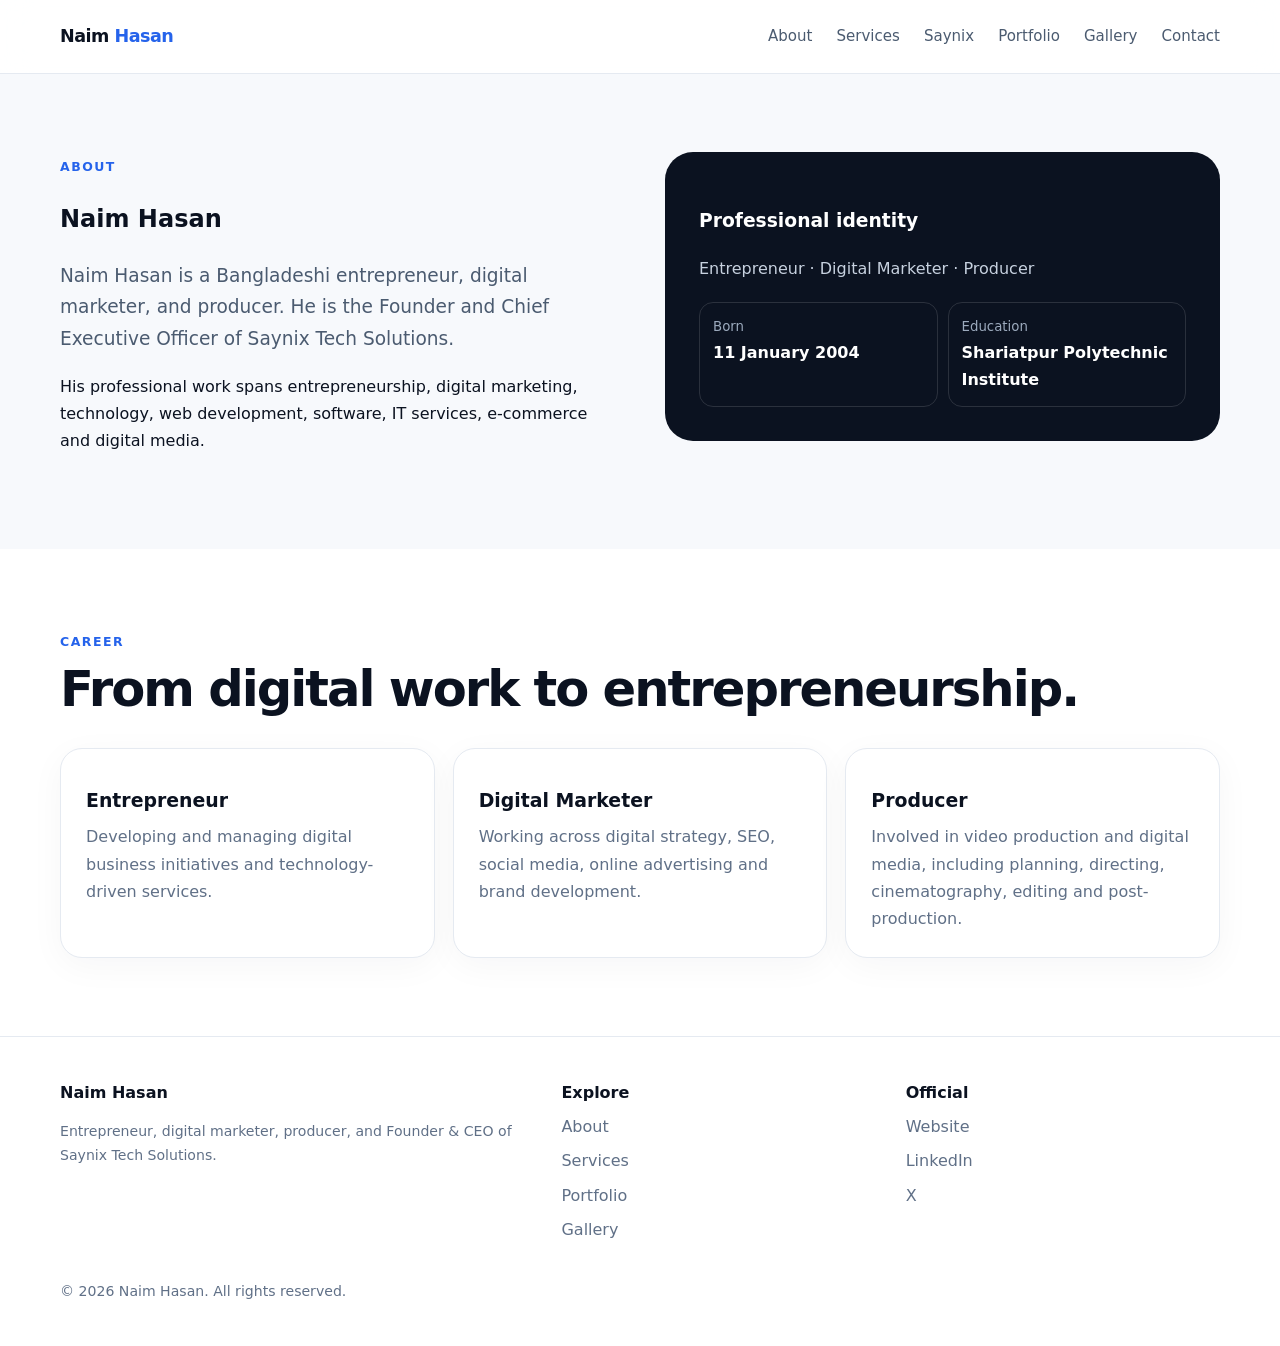
<file: naim_gallery_admin_site/about.html>
<!doctype html><html lang="en"><head><meta charset="utf-8"><meta name="viewport" content="width=device-width,initial-scale=1"><title>About Naim Hasan — Entrepreneur & Founder</title><meta name="description" content="Learn about Naim Hasan, Bangladeshi entrepreneur, digital marketer, producer, and Founder & CEO of Saynix Tech Solutions."><meta name="author" content="Naim Hasan"><meta name="robots" content="index,follow,max-image-preview:large,max-snippet:-1,max-video-preview:-1"><link rel="canonical" href="https://naimhasan.netlify.app/about.html"><meta property="og:type" content="website"><meta property="og:title" content="About Naim Hasan — Entrepreneur & Founder"><meta property="og:description" content="Learn about Naim Hasan, Bangladeshi entrepreneur, digital marketer, producer, and Founder & CEO of Saynix Tech Solutions."><meta property="og:url" content="https://naimhasan.netlify.app/about.html"><meta property="og:site_name" content="Naim Hasan"><meta property="og:image" content="https://naimhasan.netlify.app/images/naim-hasan.jpg"><meta name="twitter:card" content="summary_large_image"><meta name="twitter:title" content="About Naim Hasan — Entrepreneur & Founder"><meta name="twitter:description" content="Learn about Naim Hasan, Bangladeshi entrepreneur, digital marketer, producer, and Founder & CEO of Saynix Tech Solutions."><meta name="twitter:image" content="https://naimhasan.netlify.app/images/naim-hasan.jpg"><link rel="stylesheet" href="assets/style.css"><script type="application/ld+json">{"@context": "https://schema.org", "@type": "WebPage", "@id": "https://naimhasan.netlify.app/about.html#webpage", "url": "https://naimhasan.netlify.app/about.html", "name": "About Naim Hasan — Entrepreneur & Founder", "description": "Learn about Naim Hasan, Bangladeshi entrepreneur, digital marketer, producer, and Founder & CEO of Saynix Tech Solutions.", "isPartOf": {"@id": "https://naimhasan.netlify.app/#website"}, "about": {"@id": "https://naimhasan.netlify.app/#person"}, "inLanguage": "en"}</script></head><body><header class="nav"><div class="container navin"><a class="logo" href="index.html">Naim <span>Hasan</span></a><button class="menu" aria-label="Open navigation">☰</button><nav class="links" aria-label="Main navigation"><a href="about.html">About</a><a href="services.html">Services</a><a href="saynix-tech-solutions.html">Saynix</a><a href="portfolio.html">Portfolio</a><a href="gallery.html">Gallery</a><a href="contact.html">Contact</a></nav></div></header><main><section class="section"><div class="container split"><div><span class="kicker">About</span><h1>Naim Hasan</h1><p class="lead">Naim Hasan is a Bangladeshi entrepreneur, digital marketer, and producer. He is the Founder and Chief Executive Officer of Saynix Tech Solutions.</p><p>His professional work spans entrepreneurship, digital marketing, technology, web development, software, IT services, e-commerce and digital media.</p></div><div class="profile"><h3>Professional identity</h3><p>Entrepreneur · Digital Marketer · Producer</p><div class="facts"><div class="fact"><small>Born</small><b>11 January 2004</b></div><div class="fact"><small>Education</small><b>Shariatpur Polytechnic Institute</b></div></div></div></div></section>
<section class="section alt"><div class="container"><span class="kicker">Career</span><h2>From digital work to entrepreneurship.</h2><div class="cards"><article class="card"><h3>Entrepreneur</h3><p>Developing and managing digital business initiatives and technology-driven services.</p></article><article class="card"><h3>Digital Marketer</h3><p>Working across digital strategy, SEO, social media, online advertising and brand development.</p></article><article class="card"><h3>Producer</h3><p>Involved in video production and digital media, including planning, directing, cinematography, editing and post-production.</p></article></div></div></section></main><footer class="footer"><div class="container footer-grid"><div><strong>Naim Hasan</strong><p class="small">Entrepreneur, digital marketer, producer, and Founder & CEO of Saynix Tech Solutions.</p></div><div><strong>Explore</strong><a href="about.html">About</a><a href="services.html">Services</a><a href="portfolio.html">Portfolio</a><a href="gallery.html">Gallery</a></div><div><strong>Official</strong><a href="https://naimhasan.netlify.app/">Website</a><a href="https://www.linkedin.com/in/iamnaimhasan">LinkedIn</a><a href="https://x.com/iamnaimhasan">X</a></div></div><div class="container small" style="margin-top:30px">© <span data-year></span> Naim Hasan. All rights reserved.</div></footer><script src="assets/site.js" defer></script></body></html>
</file>
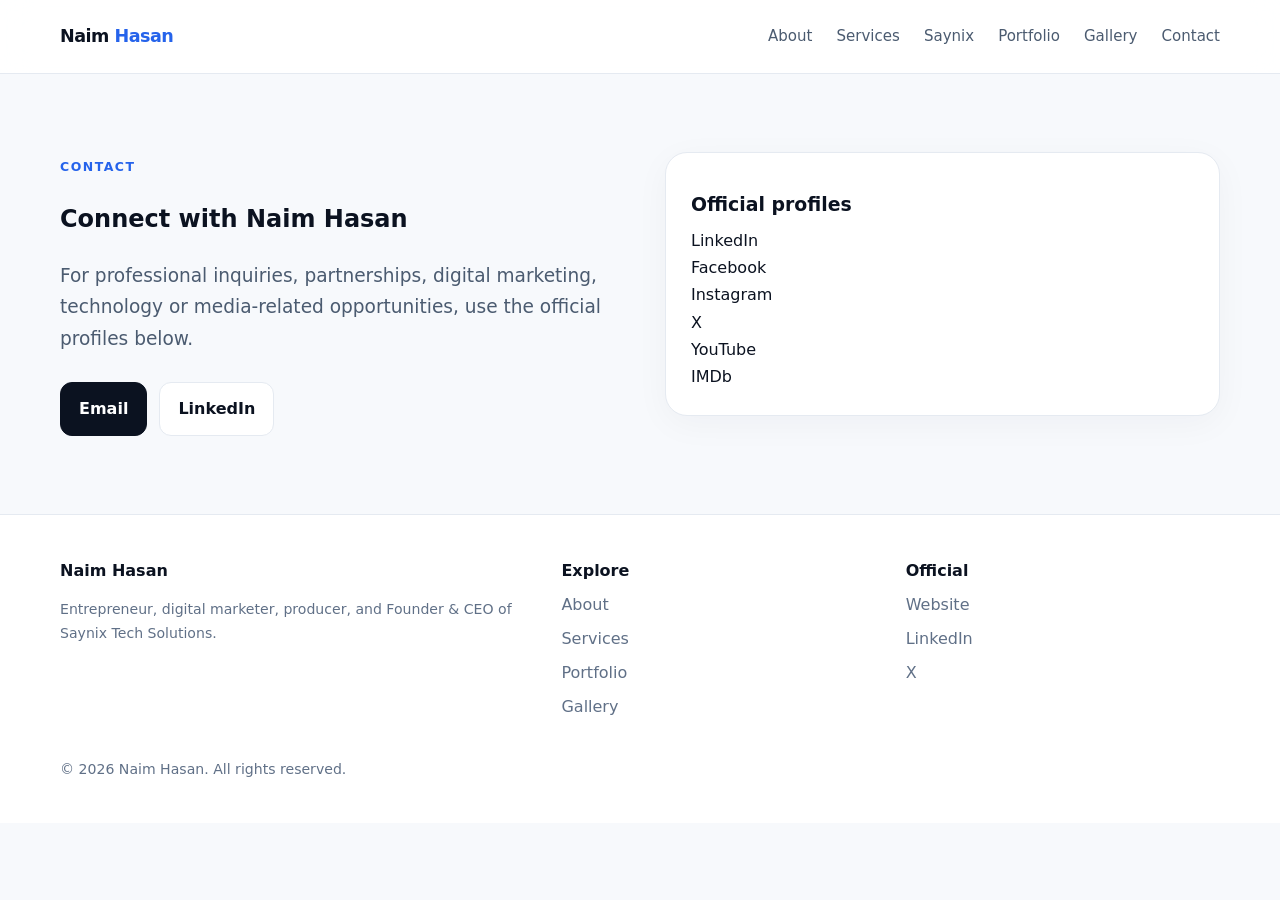
<file: naim_gallery_admin_site/contact.html>
<!doctype html><html lang="en"><head><meta charset="utf-8"><meta name="viewport" content="width=device-width,initial-scale=1"><title>Contact Naim Hasan</title><meta name="description" content="Contact Naim Hasan through his official website and professional social profiles."><meta name="author" content="Naim Hasan"><meta name="robots" content="index,follow,max-image-preview:large,max-snippet:-1,max-video-preview:-1"><link rel="canonical" href="https://naimhasan.netlify.app/contact.html"><meta property="og:type" content="website"><meta property="og:title" content="Contact Naim Hasan"><meta property="og:description" content="Contact Naim Hasan through his official website and professional social profiles."><meta property="og:url" content="https://naimhasan.netlify.app/contact.html"><meta property="og:site_name" content="Naim Hasan"><meta property="og:image" content="https://naimhasan.netlify.app/images/naim-hasan.jpg"><meta name="twitter:card" content="summary_large_image"><meta name="twitter:title" content="Contact Naim Hasan"><meta name="twitter:description" content="Contact Naim Hasan through his official website and professional social profiles."><meta name="twitter:image" content="https://naimhasan.netlify.app/images/naim-hasan.jpg"><link rel="stylesheet" href="assets/style.css"><script type="application/ld+json">{"@context": "https://schema.org", "@type": "WebPage", "@id": "https://naimhasan.netlify.app/contact.html#webpage", "url": "https://naimhasan.netlify.app/contact.html", "name": "Contact Naim Hasan", "description": "Contact Naim Hasan through his official website and professional social profiles.", "isPartOf": {"@id": "https://naimhasan.netlify.app/#website"}, "about": {"@id": "https://naimhasan.netlify.app/#person"}, "inLanguage": "en"}</script></head><body><header class="nav"><div class="container navin"><a class="logo" href="index.html">Naim <span>Hasan</span></a><button class="menu" aria-label="Open navigation">☰</button><nav class="links" aria-label="Main navigation"><a href="about.html">About</a><a href="services.html">Services</a><a href="saynix-tech-solutions.html">Saynix</a><a href="portfolio.html">Portfolio</a><a href="gallery.html">Gallery</a><a href="contact.html">Contact</a></nav></div></header><main><section class="section"><div class="container split"><div><span class="kicker">Contact</span><h1>Connect with Naim Hasan</h1><p class="lead">For professional inquiries, partnerships, digital marketing, technology or media-related opportunities, use the official profiles below.</p><div class="actions"><a class="btn primary" href="mailto:farabinaim2004@gmail.com">Email</a><a class="btn" href="https://www.linkedin.com/in/iamnaimhasan">LinkedIn</a></div></div><div class="card"><h3>Official profiles</h3><a href="https://www.linkedin.com/in/iamnaimhasan">LinkedIn</a><br><a href="https://www.facebook.com/iamnaimhasan">Facebook</a><br><a href="https://www.instagram.com/imnaimhasan">Instagram</a><br><a href="https://x.com/iamnaimhasan">X</a><br><a href="https://www.youtube.com/@iamnaimhasan">YouTube</a><br><a href="https://www.imdb.com/name/nm9077323/">IMDb</a></div></div></section></main><footer class="footer"><div class="container footer-grid"><div><strong>Naim Hasan</strong><p class="small">Entrepreneur, digital marketer, producer, and Founder & CEO of Saynix Tech Solutions.</p></div><div><strong>Explore</strong><a href="about.html">About</a><a href="services.html">Services</a><a href="portfolio.html">Portfolio</a><a href="gallery.html">Gallery</a></div><div><strong>Official</strong><a href="https://naimhasan.netlify.app/">Website</a><a href="https://www.linkedin.com/in/iamnaimhasan">LinkedIn</a><a href="https://x.com/iamnaimhasan">X</a></div></div><div class="container small" style="margin-top:30px">© <span data-year></span> Naim Hasan. All rights reserved.</div></footer><script src="assets/site.js" defer></script></body></html>
</file>
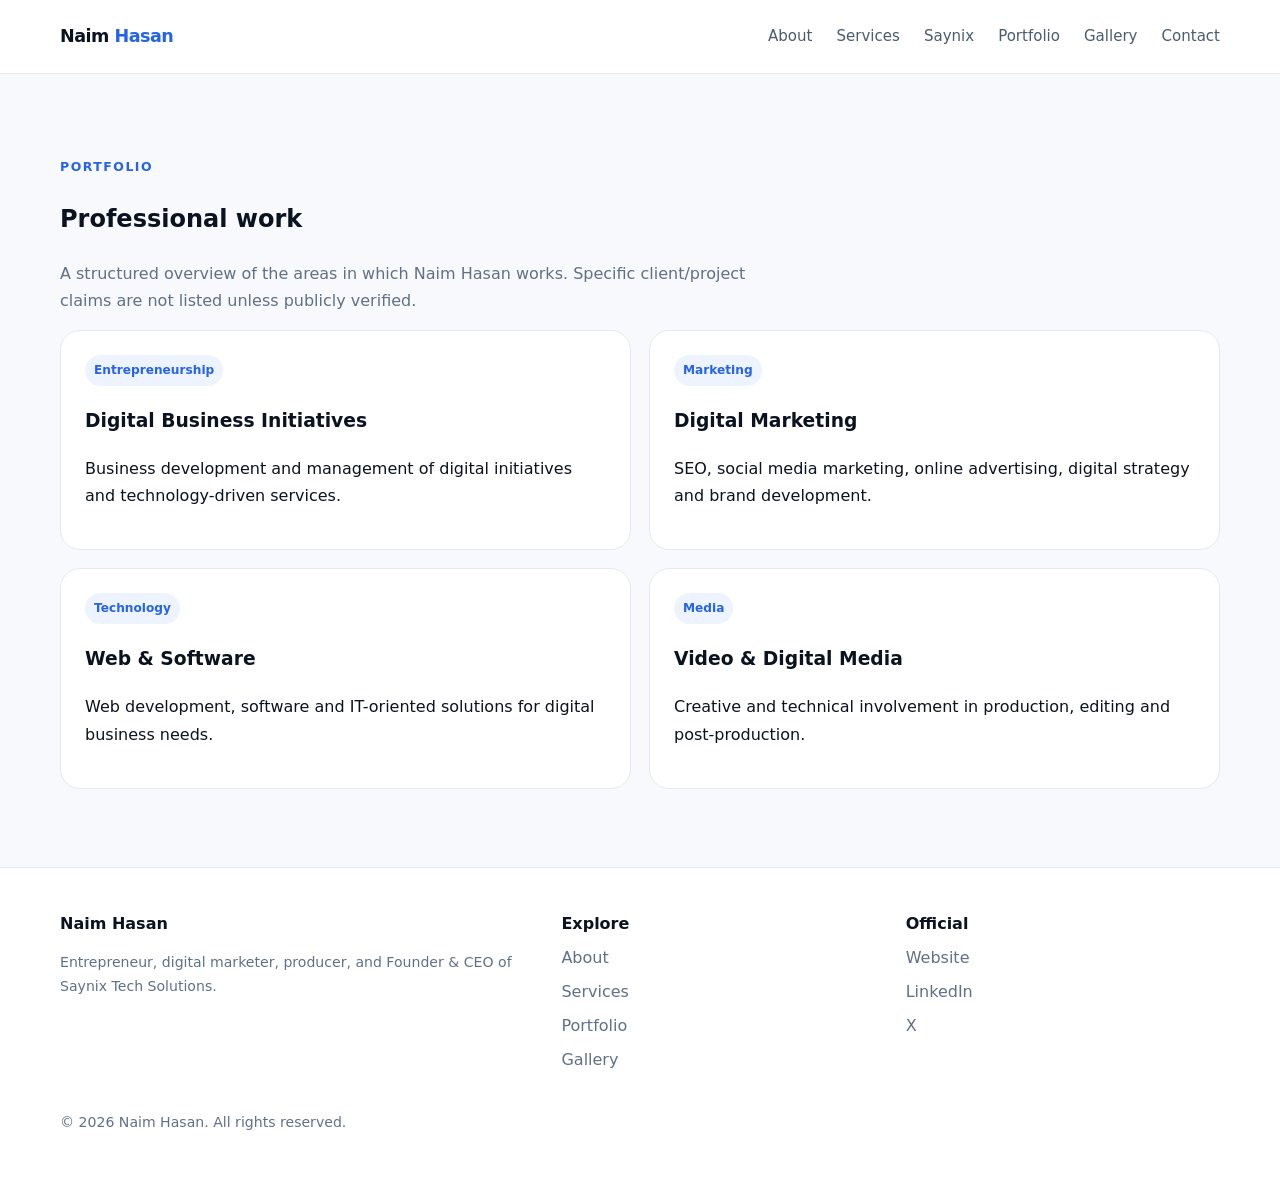
<file: naim_gallery_admin_site/portfolio.html>
<!doctype html><html lang="en"><head><meta charset="utf-8"><meta name="viewport" content="width=device-width,initial-scale=1"><title>Portfolio — Naim Hasan</title><meta name="description" content="Selected professional focus areas and project categories of Naim Hasan across entrepreneurship, digital marketing, technology and media."><meta name="author" content="Naim Hasan"><meta name="robots" content="index,follow,max-image-preview:large,max-snippet:-1,max-video-preview:-1"><link rel="canonical" href="https://naimhasan.netlify.app/portfolio.html"><meta property="og:type" content="website"><meta property="og:title" content="Portfolio — Naim Hasan"><meta property="og:description" content="Selected professional focus areas and project categories of Naim Hasan across entrepreneurship, digital marketing, technology and media."><meta property="og:url" content="https://naimhasan.netlify.app/portfolio.html"><meta property="og:site_name" content="Naim Hasan"><meta property="og:image" content="https://naimhasan.netlify.app/images/naim-hasan.jpg"><meta name="twitter:card" content="summary_large_image"><meta name="twitter:title" content="Portfolio — Naim Hasan"><meta name="twitter:description" content="Selected professional focus areas and project categories of Naim Hasan across entrepreneurship, digital marketing, technology and media."><meta name="twitter:image" content="https://naimhasan.netlify.app/images/naim-hasan.jpg"><link rel="stylesheet" href="assets/style.css"><script type="application/ld+json">{"@context": "https://schema.org", "@type": "WebPage", "@id": "https://naimhasan.netlify.app/portfolio.html#webpage", "url": "https://naimhasan.netlify.app/portfolio.html", "name": "Portfolio — Naim Hasan", "description": "Selected professional focus areas and project categories of Naim Hasan across entrepreneurship, digital marketing, technology and media.", "isPartOf": {"@id": "https://naimhasan.netlify.app/#website"}, "about": {"@id": "https://naimhasan.netlify.app/#person"}, "inLanguage": "en"}</script></head><body><header class="nav"><div class="container navin"><a class="logo" href="index.html">Naim <span>Hasan</span></a><button class="menu" aria-label="Open navigation">☰</button><nav class="links" aria-label="Main navigation"><a href="about.html">About</a><a href="services.html">Services</a><a href="saynix-tech-solutions.html">Saynix</a><a href="portfolio.html">Portfolio</a><a href="gallery.html">Gallery</a><a href="contact.html">Contact</a></nav></div></header><main><section class="section"><div class="container"><span class="kicker">Portfolio</span><h1>Professional work</h1><p class="intro">A structured overview of the areas in which Naim Hasan works. Specific client/project claims are not listed unless publicly verified.</p><div class="portfolio"><article class="project"><span class="badge">Entrepreneurship</span><h3>Digital Business Initiatives</h3><p>Business development and management of digital initiatives and technology-driven services.</p></article><article class="project"><span class="badge">Marketing</span><h3>Digital Marketing</h3><p>SEO, social media marketing, online advertising, digital strategy and brand development.</p></article><article class="project"><span class="badge">Technology</span><h3>Web & Software</h3><p>Web development, software and IT-oriented solutions for digital business needs.</p></article><article class="project"><span class="badge">Media</span><h3>Video & Digital Media</h3><p>Creative and technical involvement in production, editing and post-production.</p></article></div></div></section></main><footer class="footer"><div class="container footer-grid"><div><strong>Naim Hasan</strong><p class="small">Entrepreneur, digital marketer, producer, and Founder & CEO of Saynix Tech Solutions.</p></div><div><strong>Explore</strong><a href="about.html">About</a><a href="services.html">Services</a><a href="portfolio.html">Portfolio</a><a href="gallery.html">Gallery</a></div><div><strong>Official</strong><a href="https://naimhasan.netlify.app/">Website</a><a href="https://www.linkedin.com/in/iamnaimhasan">LinkedIn</a><a href="https://x.com/iamnaimhasan">X</a></div></div><div class="container small" style="margin-top:30px">© <span data-year></span> Naim Hasan. All rights reserved.</div></footer><script src="assets/site.js" defer></script></body></html>
</file>
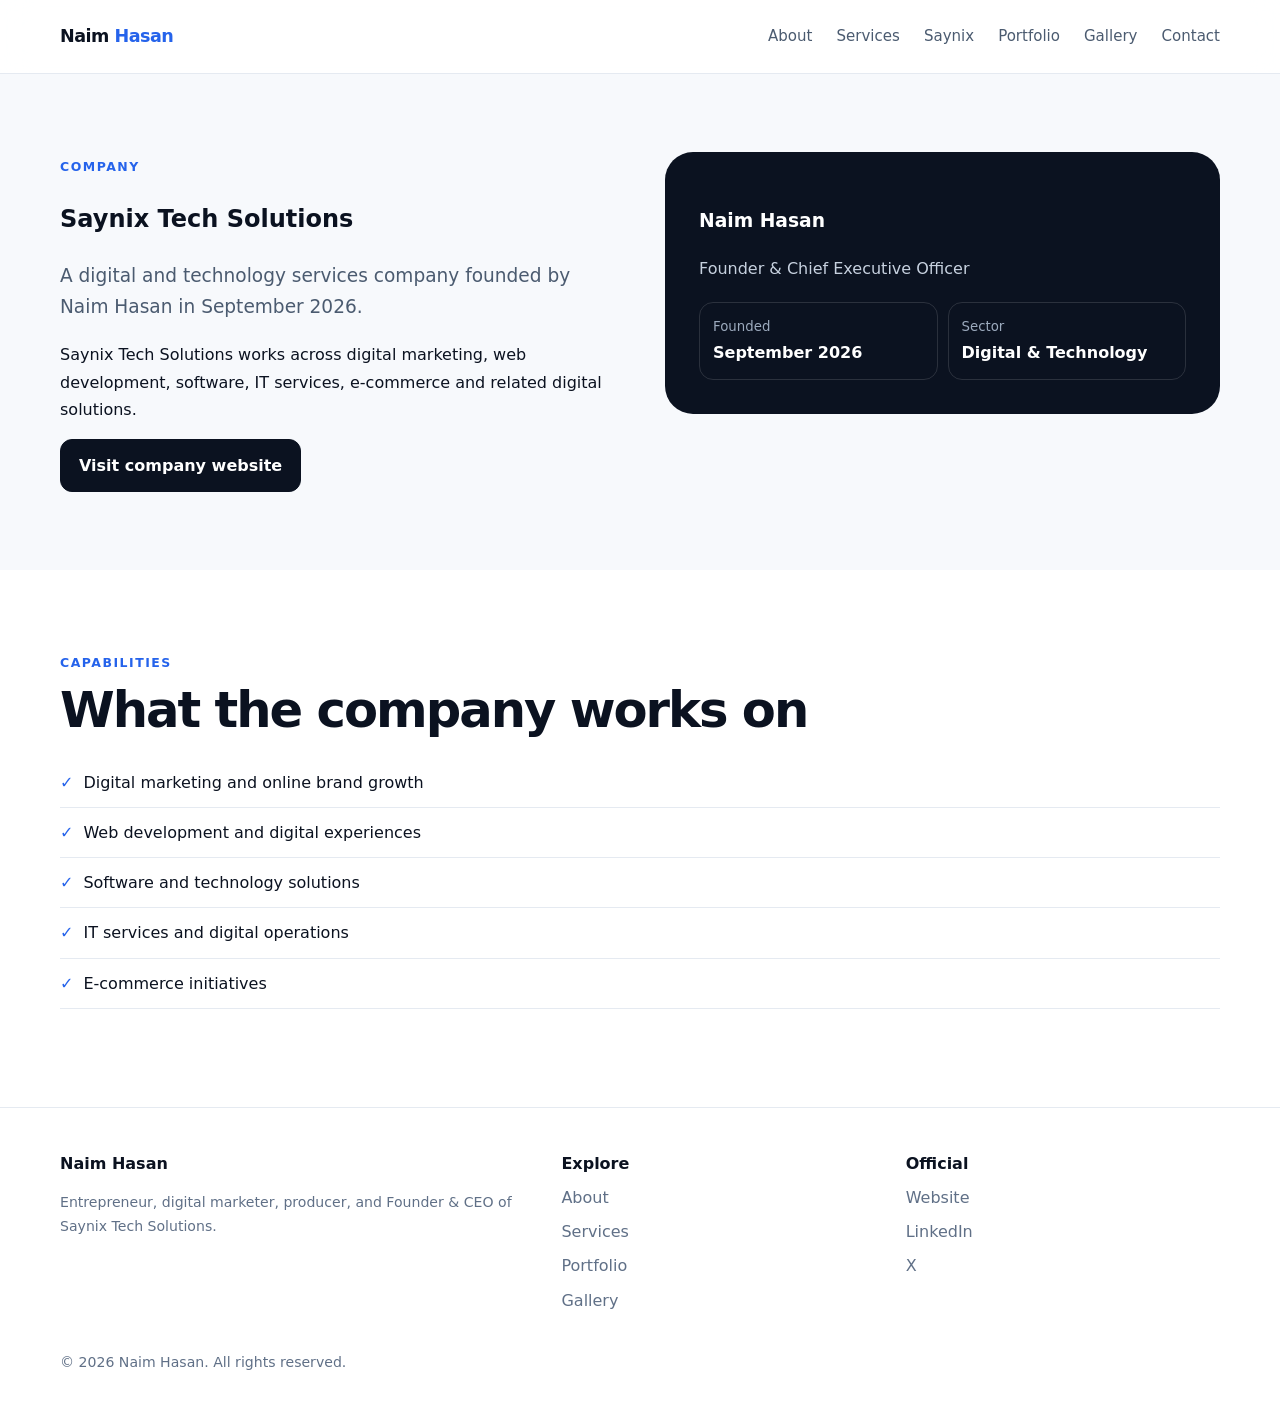
<file: naim_gallery_admin_site/saynix-tech-solutions.html>
<!doctype html><html lang="en"><head><meta charset="utf-8"><meta name="viewport" content="width=device-width,initial-scale=1"><title>Saynix Tech Solutions — Founded by Naim Hasan</title><meta name="description" content="Saynix Tech Solutions is a digital and technology services company founded by Naim Hasan in September 2026."><meta name="author" content="Naim Hasan"><meta name="robots" content="index,follow,max-image-preview:large,max-snippet:-1,max-video-preview:-1"><link rel="canonical" href="https://naimhasan.netlify.app/saynix-tech-solutions.html"><meta property="og:type" content="website"><meta property="og:title" content="Saynix Tech Solutions — Founded by Naim Hasan"><meta property="og:description" content="Saynix Tech Solutions is a digital and technology services company founded by Naim Hasan in September 2026."><meta property="og:url" content="https://naimhasan.netlify.app/saynix-tech-solutions.html"><meta property="og:site_name" content="Naim Hasan"><meta property="og:image" content="https://naimhasan.netlify.app/images/naim-hasan.jpg"><meta name="twitter:card" content="summary_large_image"><meta name="twitter:title" content="Saynix Tech Solutions — Founded by Naim Hasan"><meta name="twitter:description" content="Saynix Tech Solutions is a digital and technology services company founded by Naim Hasan in September 2026."><meta name="twitter:image" content="https://naimhasan.netlify.app/images/naim-hasan.jpg"><link rel="stylesheet" href="assets/style.css"><script type="application/ld+json">{"@context": "https://schema.org", "@type": "WebPage", "@id": "https://naimhasan.netlify.app/saynix-tech-solutions.html#webpage", "url": "https://naimhasan.netlify.app/saynix-tech-solutions.html", "name": "Saynix Tech Solutions — Founded by Naim Hasan", "description": "Saynix Tech Solutions is a digital and technology services company founded by Naim Hasan in September 2026.", "isPartOf": {"@id": "https://naimhasan.netlify.app/#website"}, "about": {"@id": "https://naimhasan.netlify.app/#person"}, "inLanguage": "en"}</script></head><body><header class="nav"><div class="container navin"><a class="logo" href="index.html">Naim <span>Hasan</span></a><button class="menu" aria-label="Open navigation">☰</button><nav class="links" aria-label="Main navigation"><a href="about.html">About</a><a href="services.html">Services</a><a href="saynix-tech-solutions.html">Saynix</a><a href="portfolio.html">Portfolio</a><a href="gallery.html">Gallery</a><a href="contact.html">Contact</a></nav></div></header><main><section class="section"><div class="container split"><div><span class="kicker">Company</span><h1>Saynix Tech Solutions</h1><p class="lead">A digital and technology services company founded by Naim Hasan in September 2026.</p><p>Saynix Tech Solutions works across digital marketing, web development, software, IT services, e-commerce and related digital solutions.</p><a class="btn primary" href="https://saynixtech.com/">Visit company website</a></div><div class="profile"><h3>Naim Hasan</h3><p>Founder & Chief Executive Officer</p><div class="facts"><div class="fact"><small>Founded</small><b>September 2026</b></div><div class="fact"><small>Sector</small><b>Digital & Technology</b></div></div></div></div></section>
<section class="section alt"><div class="container"><span class="kicker">Capabilities</span><h2>What the company works on</h2><ul class="list"><li>Digital marketing and online brand growth</li><li>Web development and digital experiences</li><li>Software and technology solutions</li><li>IT services and digital operations</li><li>E-commerce initiatives</li></ul></div></section></main><footer class="footer"><div class="container footer-grid"><div><strong>Naim Hasan</strong><p class="small">Entrepreneur, digital marketer, producer, and Founder & CEO of Saynix Tech Solutions.</p></div><div><strong>Explore</strong><a href="about.html">About</a><a href="services.html">Services</a><a href="portfolio.html">Portfolio</a><a href="gallery.html">Gallery</a></div><div><strong>Official</strong><a href="https://naimhasan.netlify.app/">Website</a><a href="https://www.linkedin.com/in/iamnaimhasan">LinkedIn</a><a href="https://x.com/iamnaimhasan">X</a></div></div><div class="container small" style="margin-top:30px">© <span data-year></span> Naim Hasan. All rights reserved.</div></footer><script src="assets/site.js" defer></script></body></html>
</file>
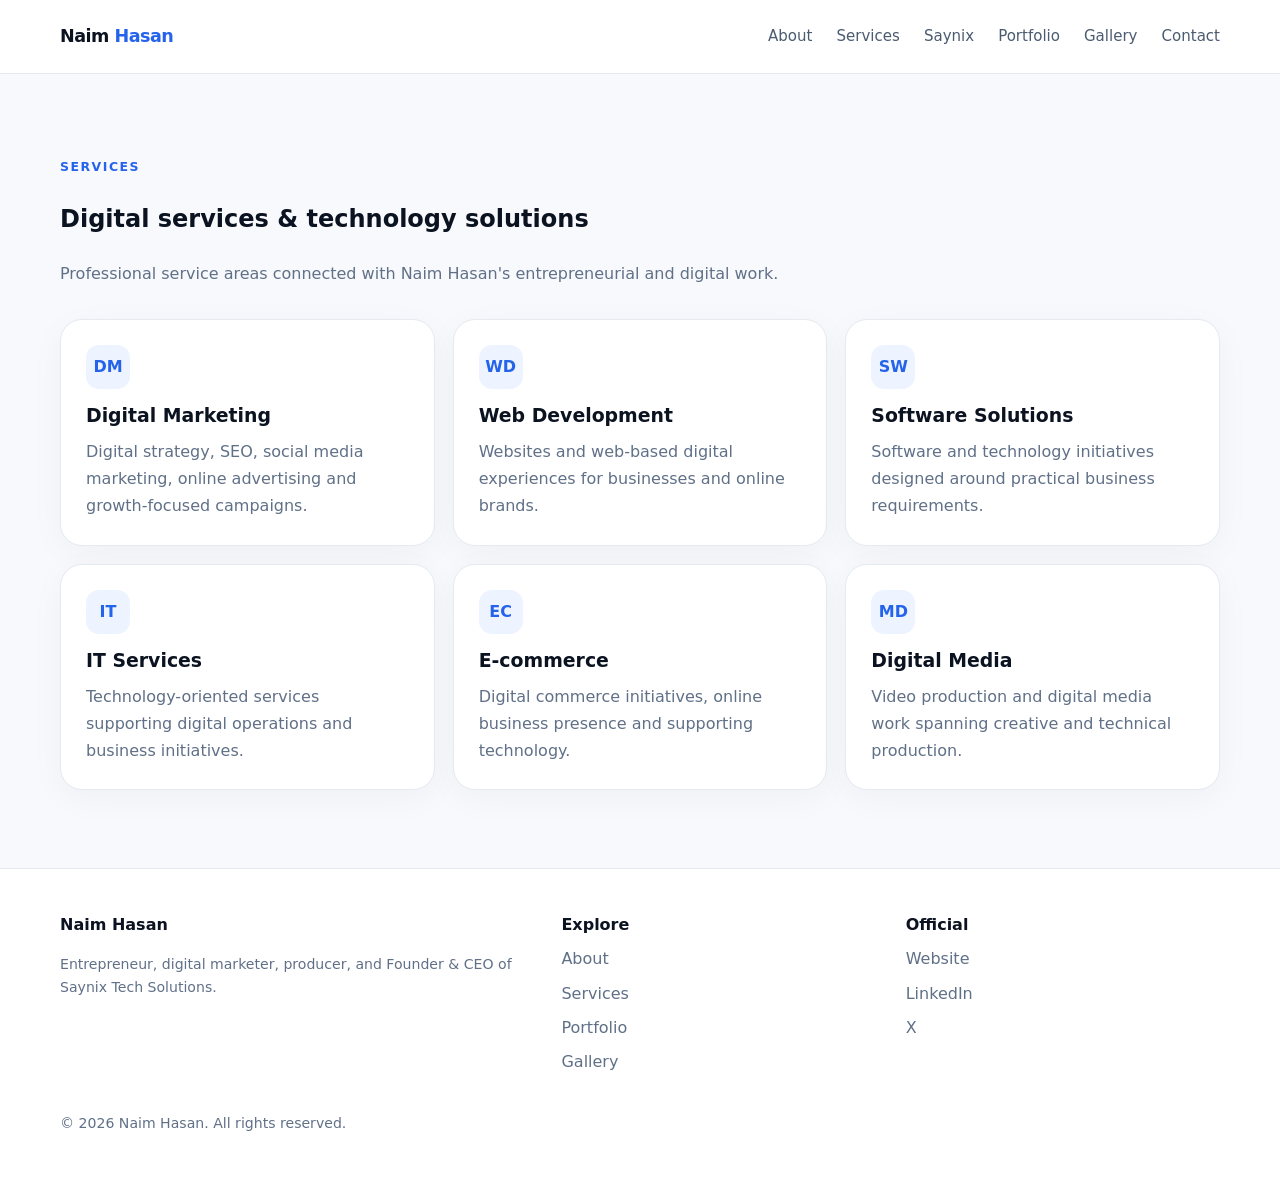
<file: naim_gallery_admin_site/services.html>
<!doctype html><html lang="en"><head><meta charset="utf-8"><meta name="viewport" content="width=device-width,initial-scale=1"><title>Services — Naim Hasan</title><meta name="description" content="Digital marketing, web development, software, IT services, e-commerce and digital solutions associated with Naim Hasan."><meta name="author" content="Naim Hasan"><meta name="robots" content="index,follow,max-image-preview:large,max-snippet:-1,max-video-preview:-1"><link rel="canonical" href="https://naimhasan.netlify.app/services.html"><meta property="og:type" content="website"><meta property="og:title" content="Services — Naim Hasan"><meta property="og:description" content="Digital marketing, web development, software, IT services, e-commerce and digital solutions associated with Naim Hasan."><meta property="og:url" content="https://naimhasan.netlify.app/services.html"><meta property="og:site_name" content="Naim Hasan"><meta property="og:image" content="https://naimhasan.netlify.app/images/naim-hasan.jpg"><meta name="twitter:card" content="summary_large_image"><meta name="twitter:title" content="Services — Naim Hasan"><meta name="twitter:description" content="Digital marketing, web development, software, IT services, e-commerce and digital solutions associated with Naim Hasan."><meta name="twitter:image" content="https://naimhasan.netlify.app/images/naim-hasan.jpg"><link rel="stylesheet" href="assets/style.css"><script type="application/ld+json">{"@context": "https://schema.org", "@type": "WebPage", "@id": "https://naimhasan.netlify.app/services.html#webpage", "url": "https://naimhasan.netlify.app/services.html", "name": "Services — Naim Hasan", "description": "Digital marketing, web development, software, IT services, e-commerce and digital solutions associated with Naim Hasan.", "isPartOf": {"@id": "https://naimhasan.netlify.app/#website"}, "about": {"@id": "https://naimhasan.netlify.app/#person"}, "inLanguage": "en"}</script></head><body><header class="nav"><div class="container navin"><a class="logo" href="index.html">Naim <span>Hasan</span></a><button class="menu" aria-label="Open navigation">☰</button><nav class="links" aria-label="Main navigation"><a href="about.html">About</a><a href="services.html">Services</a><a href="saynix-tech-solutions.html">Saynix</a><a href="portfolio.html">Portfolio</a><a href="gallery.html">Gallery</a><a href="contact.html">Contact</a></nav></div></header><main><section class="section"><div class="container"><span class="kicker">Services</span><h1>Digital services & technology solutions</h1><p class="intro">Professional service areas connected with Naim Hasan's entrepreneurial and digital work.</p><div class="cards"><article class="card"><div class="icon">DM</div><h3>Digital Marketing</h3><p>Digital strategy, SEO, social media marketing, online advertising and growth-focused campaigns.</p></article><article class="card"><div class="icon">WD</div><h3>Web Development</h3><p>Websites and web-based digital experiences for businesses and online brands.</p></article><article class="card"><div class="icon">SW</div><h3>Software Solutions</h3><p>Software and technology initiatives designed around practical business requirements.</p></article><article class="card"><div class="icon">IT</div><h3>IT Services</h3><p>Technology-oriented services supporting digital operations and business initiatives.</p></article><article class="card"><div class="icon">EC</div><h3>E-commerce</h3><p>Digital commerce initiatives, online business presence and supporting technology.</p></article><article class="card"><div class="icon">MD</div><h3>Digital Media</h3><p>Video production and digital media work spanning creative and technical production.</p></article></div></div></section></main><footer class="footer"><div class="container footer-grid"><div><strong>Naim Hasan</strong><p class="small">Entrepreneur, digital marketer, producer, and Founder & CEO of Saynix Tech Solutions.</p></div><div><strong>Explore</strong><a href="about.html">About</a><a href="services.html">Services</a><a href="portfolio.html">Portfolio</a><a href="gallery.html">Gallery</a></div><div><strong>Official</strong><a href="https://naimhasan.netlify.app/">Website</a><a href="https://www.linkedin.com/in/iamnaimhasan">LinkedIn</a><a href="https://x.com/iamnaimhasan">X</a></div></div><div class="container small" style="margin-top:30px">© <span data-year></span> Naim Hasan. All rights reserved.</div></footer><script src="assets/site.js" defer></script></body></html>
</file>
<file: naim_gallery_admin_site/assets/style.css>
:root{--bg:#f7f9fc;--surface:#fff;--text:#0b1220;--muted:#607087;--line:#e5eaf1;--primary:#2563eb;--primary2:#7c3aed;--dark:#0b1220;--max:1160px;--radius:22px;--shadow:0 18px 55px rgba(15,23,42,.08)}
*{box-sizing:border-box}html{scroll-behavior:smooth}body{margin:0;font-family:Inter,ui-sans-serif,system-ui,-apple-system,"Segoe UI",sans-serif;color:var(--text);background:var(--bg);line-height:1.7}a{color:inherit;text-decoration:none}img{max-width:100%;display:block}button,input,textarea{font:inherit}.container{width:min(var(--max),calc(100% - 40px));margin:auto}.nav{height:74px;background:rgba(255,255,255,.9);backdrop-filter:blur(16px);border-bottom:1px solid var(--line);position:sticky;top:0;z-index:100}.navin{height:100%;display:flex;align-items:center;justify-content:space-between;gap:20px}.logo{font-weight:900;letter-spacing:-.03em;font-size:1.1rem}.logo span{color:var(--primary)}.links{display:flex;gap:24px;align-items:center}.links a{color:#4b5b70;font-size:.94rem}.links a:hover,.links .active{color:var(--primary)}.menu{display:none;border:0;background:none;font-size:1.5rem}.hero{padding:92px 0 72px;background:radial-gradient(circle at 80% 20%,rgba(124,58,237,.12),transparent 32%),radial-gradient(circle at 15% 10%,rgba(37,99,235,.1),transparent 28%)}.hero-grid{display:grid;grid-template-columns:1.15fr .85fr;gap:70px;align-items:center}.eyebrow{display:inline-flex;padding:7px 12px;border:1px solid #dbe5ff;background:#eef4ff;border-radius:999px;color:#1d4ed8;font-size:.82rem;font-weight:800}.hero h1{font-size:clamp(2.7rem,6vw,5.4rem);line-height:1.02;letter-spacing:-.055em;margin:18px 0}.gradient{background:linear-gradient(90deg,var(--primary),var(--primary2));-webkit-background-clip:text;background-clip:text;color:transparent}.lead{font-size:1.16rem;color:#4b5b70;max-width:680px}.actions{display:flex;gap:12px;flex-wrap:wrap;margin-top:28px}.btn{display:inline-flex;align-items:center;justify-content:center;padding:12px 18px;border-radius:12px;font-weight:800;border:1px solid var(--line);background:white}.btn.primary{background:var(--dark);color:#fff;border-color:var(--dark)}.btn.primary:hover{background:#1e293b}.hero-card{background:linear-gradient(145deg,#fff,#f0f4ff);border:1px solid var(--line);border-radius:32px;padding:28px;box-shadow:var(--shadow)}.portrait{aspect-ratio:1/1;border-radius:24px;background:#e7edf7;object-fit:contain;width:100%;height:auto;max-height:520px;min-height:0}.mini{display:grid;grid-template-columns:1fr 1fr;gap:12px;margin-top:14px}.mini div{background:#fff;border:1px solid var(--line);padding:14px;border-radius:15px}.mini b{display:block}.section{padding:78px 0}.section.alt{background:#fff}.kicker{color:var(--primary);font-weight:900;text-transform:uppercase;font-size:.78rem;letter-spacing:.12em}.section h2{font-size:clamp(2rem,4vw,3.1rem);line-height:1.1;letter-spacing:-.04em;margin:8px 0 16px}.intro{max-width:720px;color:var(--muted)}.cards{display:grid;grid-template-columns:repeat(3,1fr);gap:18px;margin-top:32px}.card{background:var(--surface);border:1px solid var(--line);border-radius:var(--radius);padding:25px;box-shadow:0 8px 35px rgba(15,23,42,.04)}.card h3{margin:10px 0 7px;font-size:1.18rem}.icon{width:44px;height:44px;border-radius:13px;display:grid;place-items:center;background:#eef4ff;color:var(--primary);font-weight:900}.card p{color:var(--muted);margin:0}.split{display:grid;grid-template-columns:1fr 1fr;gap:50px;align-items:start}.list{padding:0;margin:20px 0;list-style:none}.list li{padding:11px 0;border-bottom:1px solid var(--line)}.list li:before{content:"✓";color:var(--primary);font-weight:900;margin-right:10px}.profile{background:var(--dark);color:#fff;border-radius:28px;padding:34px}.profile p{color:#c7d1df}.facts{display:grid;grid-template-columns:repeat(2,1fr);gap:10px;margin-top:20px}.fact{padding:13px;border:1px solid rgba(255,255,255,.13);border-radius:14px}.fact small{display:block;color:#9caabd}.portfolio{display:grid;grid-template-columns:repeat(2,1fr);gap:18px}.project{border:1px solid var(--line);border-radius:20px;padding:24px;background:#fff}.badge{font-size:.76rem;font-weight:800;color:var(--primary);background:#eef4ff;padding:5px 9px;border-radius:999px;display:inline-block}.cta{background:linear-gradient(135deg,#111827,#243b67);color:#fff;border-radius:30px;padding:42px;display:flex;justify-content:space-between;gap:25px;align-items:center}.cta p{color:#cbd5e1}.footer{padding:42px 0;border-top:1px solid var(--line);background:#fff}.footer-grid{display:grid;grid-template-columns:1.5fr 1fr 1fr;gap:30px}.footer a{color:var(--muted);display:block;margin:7px 0}.small{font-size:.88rem;color:var(--muted)}.form{display:grid;gap:14px;max-width:720px}.form input,.form textarea{width:100%;padding:13px 15px;border:1px solid var(--line);border-radius:12px;background:#fff;outline:none}.form textarea{min-height:160px;resize:vertical}.form input:focus,.form textarea:focus{border-color:var(--primary);box-shadow:0 0 0 3px rgba(37,99,235,.1)}.sr{position:absolute;width:1px;height:1px;padding:0;margin:-1px;overflow:hidden;clip:rect(0,0,0,0);white-space:nowrap;border:0}
@media(max-width:850px){.links{display:none;position:absolute;top:74px;left:0;right:0;background:#fff;padding:18px 20px;border-bottom:1px solid var(--line);flex-direction:column;align-items:flex-start}.links.open{display:flex}.menu{display:block}.hero-grid,.split{grid-template-columns:1fr}.cards{grid-template-columns:1fr 1fr}.portfolio{grid-template-columns:1fr}.footer-grid{grid-template-columns:1fr 1fr}.hero{padding-top:55px}}
@media(max-width:560px){.container{width:min(var(--max),calc(100% - 28px))}.hero h1{font-size:2.7rem}.cards,.footer-grid,.facts{grid-template-columns:1fr}.section{padding:55px 0}.cta{padding:28px;display:block}}
</file>
